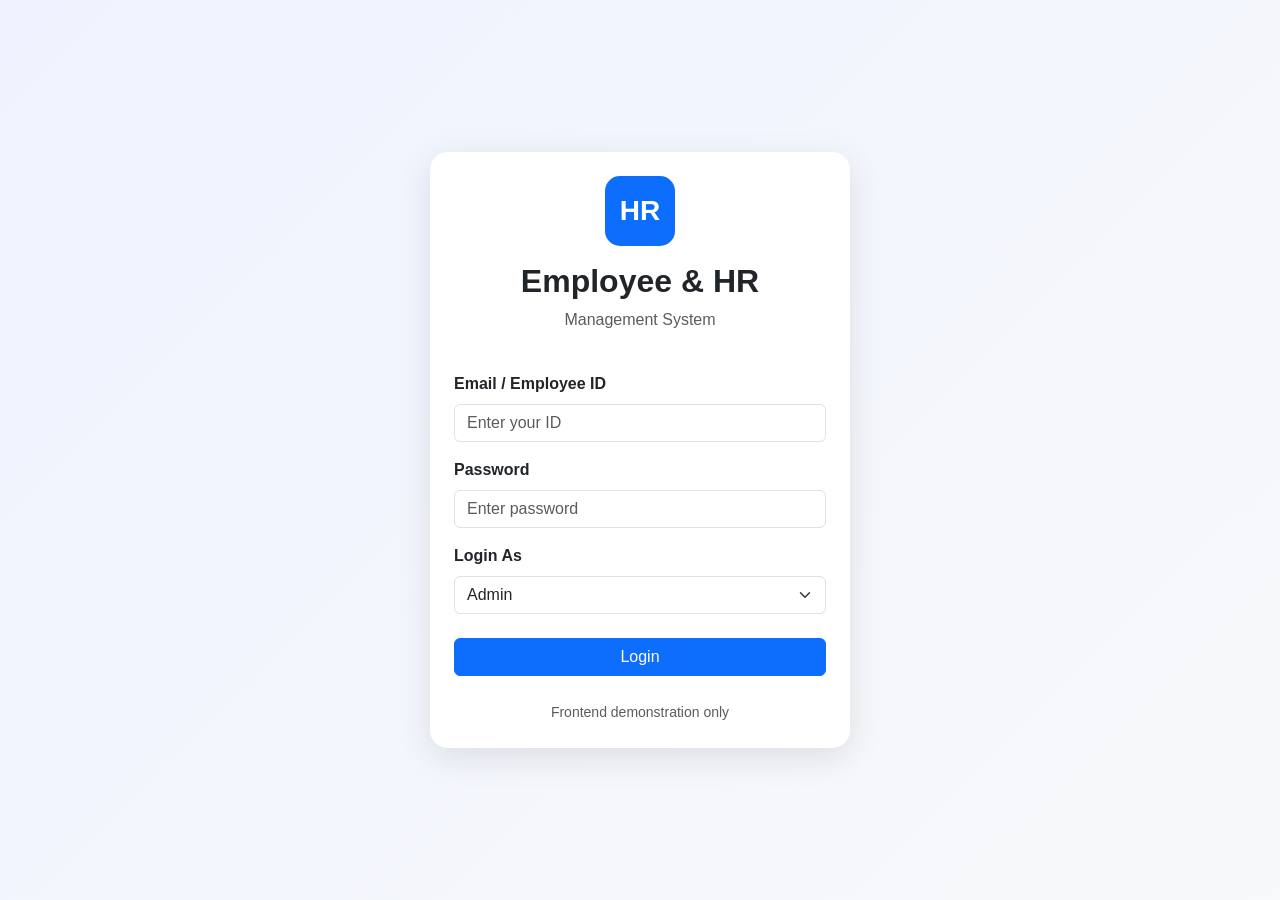
<file: index.html>
<!DOCTYPE html>
<html lang="en">

<head>

    <meta charset="UTF-8">

    <meta name="viewport"
          content="width=device-width, initial-scale=1.0">

    <title>Login - Employee & HR Management</title>

    <!-- Bootstrap CSS -->
    <link
        href="https://cdn.jsdelivr.net/npm/bootstrap@5.3.3/dist/css/bootstrap.min.css"
        rel="stylesheet">

    <!-- Custom CSS -->
    <link rel="stylesheet" href="css/style.css">

</head>

<body>

<div class="login-page d-flex align-items-center justify-content-center p-3">

    <div class="card login-card p-4">

        <div class="text-center mb-4">

            <div class="login-logo mb-3">
                HR
            </div>

            <h2 class="fw-bold">
                Employee & HR
            </h2>

            <p class="text-muted">
                Management System
            </p>

        </div>


        <form action="admin-dashboard.html">

            <div class="mb-3">

                <label class="form-label">
                    Email / Employee ID
                </label>

                <input
                    type="text"
                    class="form-control"
                    placeholder="Enter your ID">

            </div>


            <div class="mb-3">

                <label class="form-label">
                    Password
                </label>

                <input
                    type="password"
                    class="form-control"
                    placeholder="Enter password">

            </div>


            <div class="mb-4">

                <label class="form-label">
                    Login As
                </label>

                <select class="form-select">

                    <option>Admin</option>

                    <option>HR</option>

                    <option>Employee</option>

                </select>

            </div>


            <button
                type="submit"
                class="btn btn-primary w-100">

                Login

            </button>

        </form>


        <div class="text-center mt-4">

            <small class="text-muted">

                Frontend demonstration only

            </small>

        </div>

    </div>

</div>

</body>

</html>
</file>
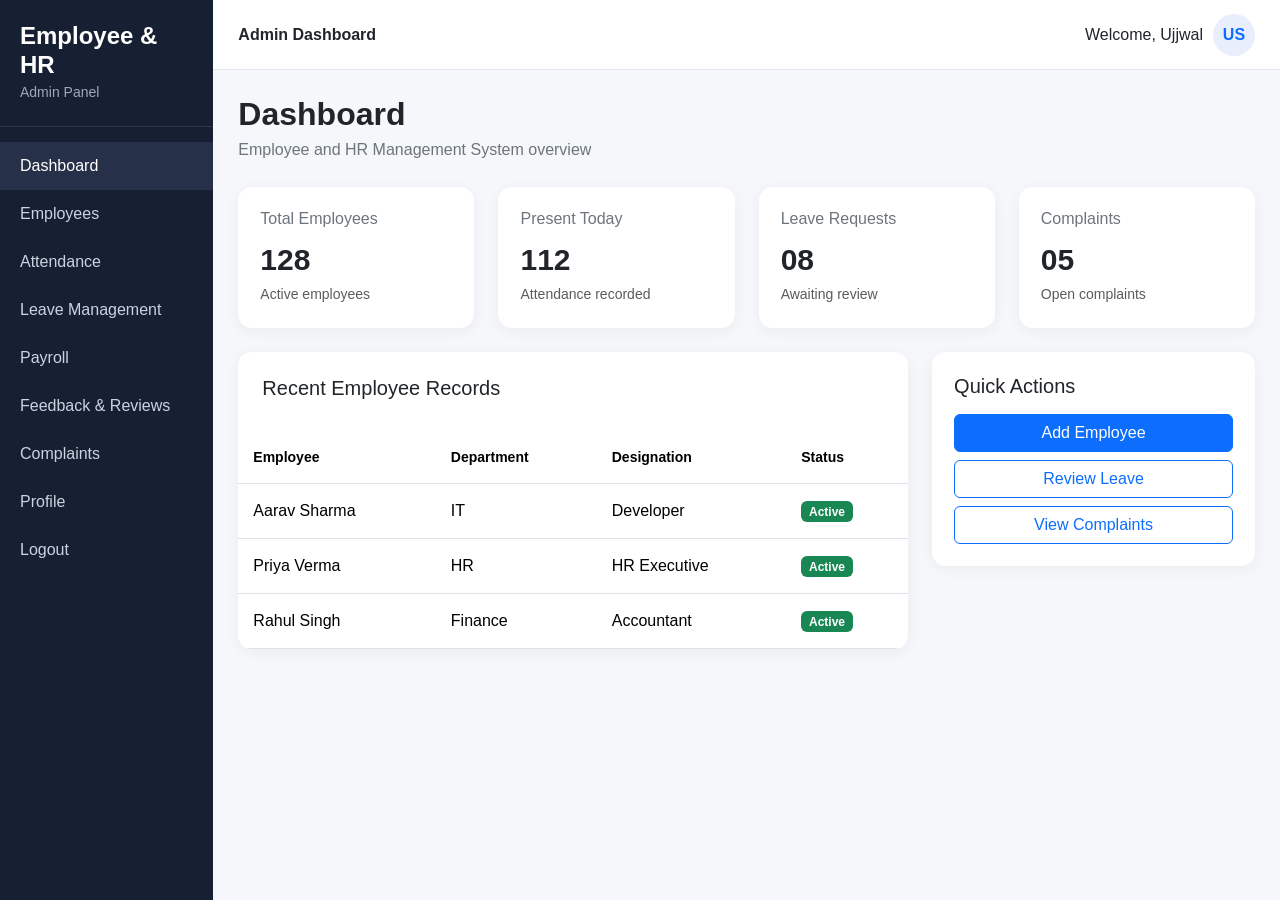
<file: admin-dashboard.html>
<!DOCTYPE html>
<html lang="en">

<head>

<meta charset="UTF-8">

<meta name="viewport"
      content="width=device-width, initial-scale=1.0">

<title>Admin Dashboard</title>

<link
href="https://cdn.jsdelivr.net/npm/bootstrap@5.3.3/dist/css/bootstrap.min.css"
rel="stylesheet">

<link rel="stylesheet" href="css/style.css">

</head>

<body>

<div class="container-fluid">

<div class="row">

<!-- SIDEBAR -->

<div class="col-md-3 col-lg-2 p-0 sidebar">

    <div class="sidebar-brand">

        <h4>Employee & HR</h4>

        <small>Admin Panel</small>

    </div>


    <div class="sidebar-menu">

        <a href="admin-dashboard.html"
           class="active">
            Dashboard
        </a>

        <a href="employees.html">
            Employees
        </a>

        <a href="attendance.html">
            Attendance
        </a>

        <a href="leave.html">
            Leave Management
        </a>

        <a href="payroll.html">
            Payroll
        </a>

        <a href="feedback.html">
            Feedback & Reviews
        </a>

        <a href="complaints.html">
            Complaints
        </a>

        <a href="profile.html">
            Profile
        </a>

        <a href="index.html">
            Logout
        </a>

    </div>

</div>


<!-- MAIN -->

<div class="col-md-9 col-lg-10 p-0">

    <div class="topbar">

        <strong>
            Admin Dashboard
        </strong>

        <div class="user-info">

            <span>
                Welcome, Ujjwal
            </span>

            <div class="avatar">
                US
            </div>

        </div>

    </div>


    <div class="main-content">

        <h2 class="page-title">
            Dashboard
        </h2>

        <p class="page-subtitle">
            Employee and HR Management System overview
        </p>


        <!-- STAT CARDS -->

        <div class="row g-4 mb-4">

            <div class="col-sm-6 col-xl-3">

                <div class="dashboard-card">

                    <h6>
                        Total Employees
                    </h6>

                    <div class="dashboard-number">
                        128
                    </div>

                    <small class="text-muted">
                        Active employees
                    </small>

                </div>

            </div>


            <div class="col-sm-6 col-xl-3">

                <div class="dashboard-card">

                    <h6>
                        Present Today
                    </h6>

                    <div class="dashboard-number">
                        112
                    </div>

                    <small class="text-muted">
                        Attendance recorded
                    </small>

                </div>

            </div>


            <div class="col-sm-6 col-xl-3">

                <div class="dashboard-card">

                    <h6>
                        Leave Requests
                    </h6>

                    <div class="dashboard-number">
                        08
                    </div>

                    <small class="text-muted">
                        Awaiting review
                    </small>

                </div>

            </div>


            <div class="col-sm-6 col-xl-3">

                <div class="dashboard-card">

                    <h6>
                        Complaints
                    </h6>

                    <div class="dashboard-number">
                        05
                    </div>

                    <small class="text-muted">
                        Open complaints
                    </small>

                </div>

            </div>

        </div>


        <!-- RECENT EMPLOYEES -->

        <div class="row g-4">

            <div class="col-lg-8">

                <div class="custom-table">

                    <div class="p-4">

                        <h5>
                            Recent Employee Records
                        </h5>

                    </div>

                    <div class="table-responsive">

                        <table class="table">

                            <thead>

                                <tr>

                                    <th>Employee</th>

                                    <th>Department</th>

                                    <th>Designation</th>

                                    <th>Status</th>

                                </tr>

                            </thead>

                            <tbody>

                                <tr>

                                    <td>
                                        Aarav Sharma
                                    </td>

                                    <td>
                                        IT
                                    </td>

                                    <td>
                                        Developer
                                    </td>

                                    <td>
                                        <span class="badge bg-success">
                                            Active
                                        </span>
                                    </td>

                                </tr>


                                <tr>

                                    <td>
                                        Priya Verma
                                    </td>

                                    <td>
                                        HR
                                    </td>

                                    <td>
                                        HR Executive
                                    </td>

                                    <td>
                                        <span class="badge bg-success">
                                            Active
                                        </span>
                                    </td>

                                </tr>


                                <tr>

                                    <td>
                                        Rahul Singh
                                    </td>

                                    <td>
                                        Finance
                                    </td>

                                    <td>
                                        Accountant
                                    </td>

                                    <td>
                                        <span class="badge bg-success">
                                            Active
                                        </span>
                                    </td>

                                </tr>

                            </tbody>

                        </table>

                    </div>

                </div>

            </div>


            <!-- QUICK ACTIONS -->

            <div class="col-lg-4">

                <div class="dashboard-card">

                    <h5>
                        Quick Actions
                    </h5>

                    <div class="d-grid gap-2 mt-3">

                        <a
                        href="employees.html"
                        class="btn btn-primary">

                            Add Employee

                        </a>


                        <a
                        href="leave.html"
                        class="btn btn-outline-primary">

                            Review Leave

                        </a>


                        <a
                        href="complaints.html"
                        class="btn btn-outline-primary">

                            View Complaints

                        </a>

                    </div>

                </div>

            </div>

        </div>

    </div>

</div>

</div>

</div>

</body>

</html>
</file>
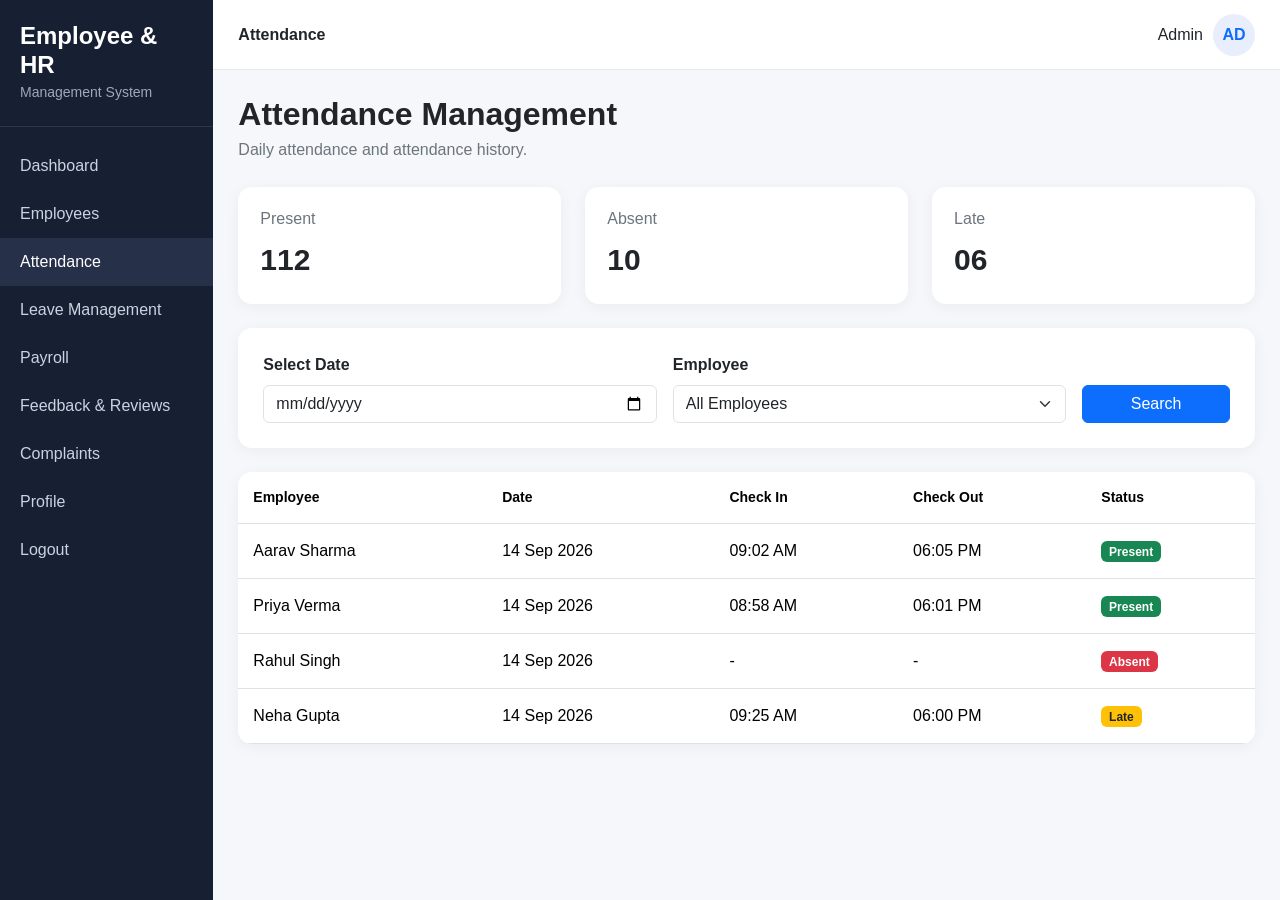
<file: attendance.html>
<!DOCTYPE html>
<html lang="en">

<head>

<meta charset="UTF-8">

<meta name="viewport"
content="width=device-width, initial-scale=1.0">

<title>Attendance Management</title>

<link
href="https://cdn.jsdelivr.net/npm/bootstrap@5.3.3/dist/css/bootstrap.min.css"
rel="stylesheet">

<link rel="stylesheet"
href="css/style.css">

</head>

<body>

<div class="container-fluid">

<div class="row">

<div class="col-md-3 col-lg-2 p-0 sidebar">

<div class="sidebar-brand">

<h4>Employee & HR</h4>

<small>Management System</small>

</div>

<div class="sidebar-menu">

<a href="admin-dashboard.html">
Dashboard
</a>

<a href="employees.html">
Employees
</a>

<a href="attendance.html"
class="active">
Attendance
</a>

<a href="leave.html">
Leave Management
</a>

<a href="payroll.html">
Payroll
</a>

<a href="feedback.html">
Feedback & Reviews
</a>

<a href="complaints.html">
Complaints
</a>

<a href="profile.html">
Profile
</a>

<a href="index.html">
Logout
</a>

</div>

</div>


<div class="col-md-9 col-lg-10 p-0">

<div class="topbar">

<strong>
Attendance
</strong>

<div class="user-info">

<span>
Admin
</span>

<div class="avatar">
AD
</div>

</div>

</div>


<div class="main-content">

<h2 class="page-title">
Attendance Management
</h2>

<p class="page-subtitle">
Daily attendance and attendance history.
</p>


<div class="row g-4 mb-4">

<div class="col-md-4">

<div class="dashboard-card">

<h6>
Present
</h6>

<div class="dashboard-number">
112
</div>

</div>

</div>


<div class="col-md-4">

<div class="dashboard-card">

<h6>
Absent
</h6>

<div class="dashboard-number">
10
</div>

</div>

</div>


<div class="col-md-4">

<div class="dashboard-card">

<h6>
Late
</h6>

<div class="dashboard-number">
06
</div>

</div>

</div>

</div>


<div class="form-card mb-4">

<div class="row g-3">

<div class="col-md-5">

<label class="form-label">
Select Date
</label>

<input
type="date"
class="form-control">

</div>


<div class="col-md-5">

<label class="form-label">
Employee
</label>

<select class="form-select">

<option>
All Employees
</option>

<option>
Aarav Sharma
</option>

<option>
Priya Verma
</option>

<option>
Rahul Singh
</option>

</select>

</div>


<div class="col-md-2 d-flex align-items-end">

<button class="btn btn-primary w-100">
Search
</button>

</div>

</div>

</div>


<div class="custom-table">

<div class="table-responsive">

<table class="table">

<thead>

<tr>

<th>Employee</th>

<th>Date</th>

<th>Check In</th>

<th>Check Out</th>

<th>Status</th>

</tr>

</thead>

<tbody>

<tr>

<td>Aarav Sharma</td>

<td>14 Sep 2026</td>

<td>09:02 AM</td>

<td>06:05 PM</td>

<td>
<span class="badge bg-success">
Present
</span>
</td>

</tr>


<tr>

<td>Priya Verma</td>

<td>14 Sep 2026</td>

<td>08:58 AM</td>

<td>06:01 PM</td>

<td>
<span class="badge bg-success">
Present
</span>
</td>

</tr>


<tr>

<td>Rahul Singh</td>

<td>14 Sep 2026</td>

<td>-</td>

<td>-</td>

<td>
<span class="badge bg-danger">
Absent
</span>
</td>

</tr>


<tr>

<td>Neha Gupta</td>

<td>14 Sep 2026</td>

<td>09:25 AM</td>

<td>06:00 PM</td>

<td>
<span class="badge bg-warning text-dark">
Late
</span>
</td>

</tr>

</tbody>

</table>

</div>

</div>

</div>

</div>

</div>

</div>

</body>

</html>
</file>
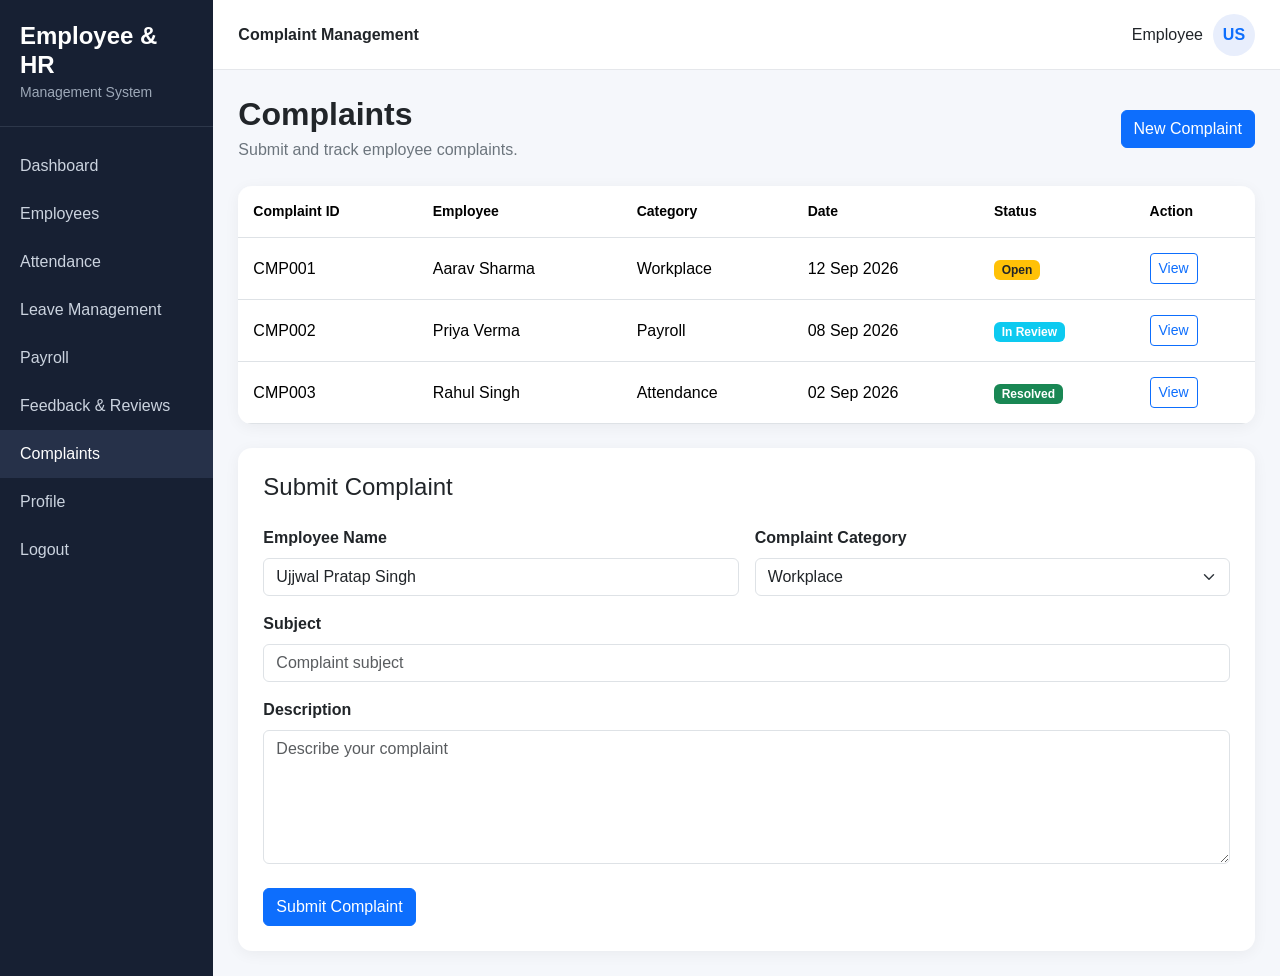
<file: complaints.html>
<!DOCTYPE html>
<html lang="en">

<head>

<meta charset="UTF-8">

<meta name="viewport"
content="width=device-width, initial-scale=1.0">

<title>Complaint Management</title>

<link
href="https://cdn.jsdelivr.net/npm/bootstrap@5.3.3/dist/css/bootstrap.min.css"
rel="stylesheet">

<link rel="stylesheet"
href="css/style.css">

</head>

<body>

<div class="container-fluid">

<div class="row">

<div class="col-md-3 col-lg-2 p-0 sidebar">

<div class="sidebar-brand">

<h4>Employee & HR</h4>

<small>Management System</small>

</div>

<div class="sidebar-menu">

<a href="admin-dashboard.html">
Dashboard
</a>

<a href="employees.html">
Employees
</a>

<a href="attendance.html">
Attendance
</a>

<a href="leave.html">
Leave Management
</a>

<a href="payroll.html">
Payroll
</a>

<a href="feedback.html">
Feedback & Reviews
</a>

<a href="complaints.html"
class="active">
Complaints
</a>

<a href="profile.html">
Profile
</a>

<a href="index.html">
Logout
</a>

</div>

</div>


<div class="col-md-9 col-lg-10 p-0">

<div class="topbar">

<strong>
Complaint Management
</strong>

<div class="user-info">

<span>
Employee
</span>

<div class="avatar">
US
</div>

</div>

</div>


<div class="main-content">

<div class="d-flex justify-content-between align-items-center mb-4">

<div>

<h2 class="page-title">
Complaints
</h2>

<p class="page-subtitle mb-0">
Submit and track employee complaints.
</p>

</div>

<a href="#complaintForm"
class="btn btn-primary">

New Complaint

</a>

</div>


<div class="custom-table">

<div class="table-responsive">

<table class="table">

<thead>

<tr>

<th>Complaint ID</th>

<th>Employee</th>

<th>Category</th>

<th>Date</th>

<th>Status</th>

<th>Action</th>

</tr>

</thead>


<tbody>

<tr>

<td>
CMP001
</td>

<td>
Aarav Sharma
</td>

<td>
Workplace
</td>

<td>
12 Sep 2026
</td>

<td>

<span class="badge bg-warning text-dark">
Open
</span>

</td>

<td>

<a href="#complaintDetails"
class="btn btn-sm btn-outline-primary">

View

</a>

</td>

</tr>


<tr>

<td>
CMP002
</td>

<td>
Priya Verma
</td>

<td>
Payroll
</td>

<td>
08 Sep 2026
</td>

<td>

<span class="badge bg-info">
In Review
</span>

</td>

<td>

<a href="#complaintDetails"
class="btn btn-sm btn-outline-primary">

View

</a>

</td>

</tr>


<tr>

<td>
CMP003
</td>

<td>
Rahul Singh
</td>

<td>
Attendance
</td>

<td>
02 Sep 2026
</td>

<td>

<span class="badge bg-success">
Resolved
</span>

</td>

<td>

<a href="#complaintDetails"
class="btn btn-sm btn-outline-primary">

View

</a>

</td>

</tr>

</tbody>

</table>

</div>

</div>


<!-- COMPLAINT FORM -->

<div class="form-card mt-4"
id="complaintForm">

<h4>
Submit Complaint
</h4>

<form>

<div class="row g-3 mt-1">

<div class="col-md-6">

<label class="form-label">
Employee Name
</label>

<input
type="text"
class="form-control"
value="Ujjwal Pratap Singh">

</div>


<div class="col-md-6">

<label class="form-label">
Complaint Category
</label>

<select class="form-select">

<option>
Workplace
</option>

<option>
Payroll
</option>

<option>
Attendance
</option>

<option>
Leave
</option>

<option>
Other
</option>

</select>

</div>


<div class="col-12">

<label class="form-label">
Subject
</label>

<input
type="text"
class="form-control"
placeholder="Complaint subject">

</div>


<div class="col-12">

<label class="form-label">
Description
</label>

<textarea
class="form-control"
rows="5"
placeholder="Describe your complaint">
</textarea>

</div>

</div>


<button
class="btn btn-primary mt-4">

Submit Complaint

</button>

</form>

</div>

</div>

</div>

</div>

</div>

</body>

</html>
</file>
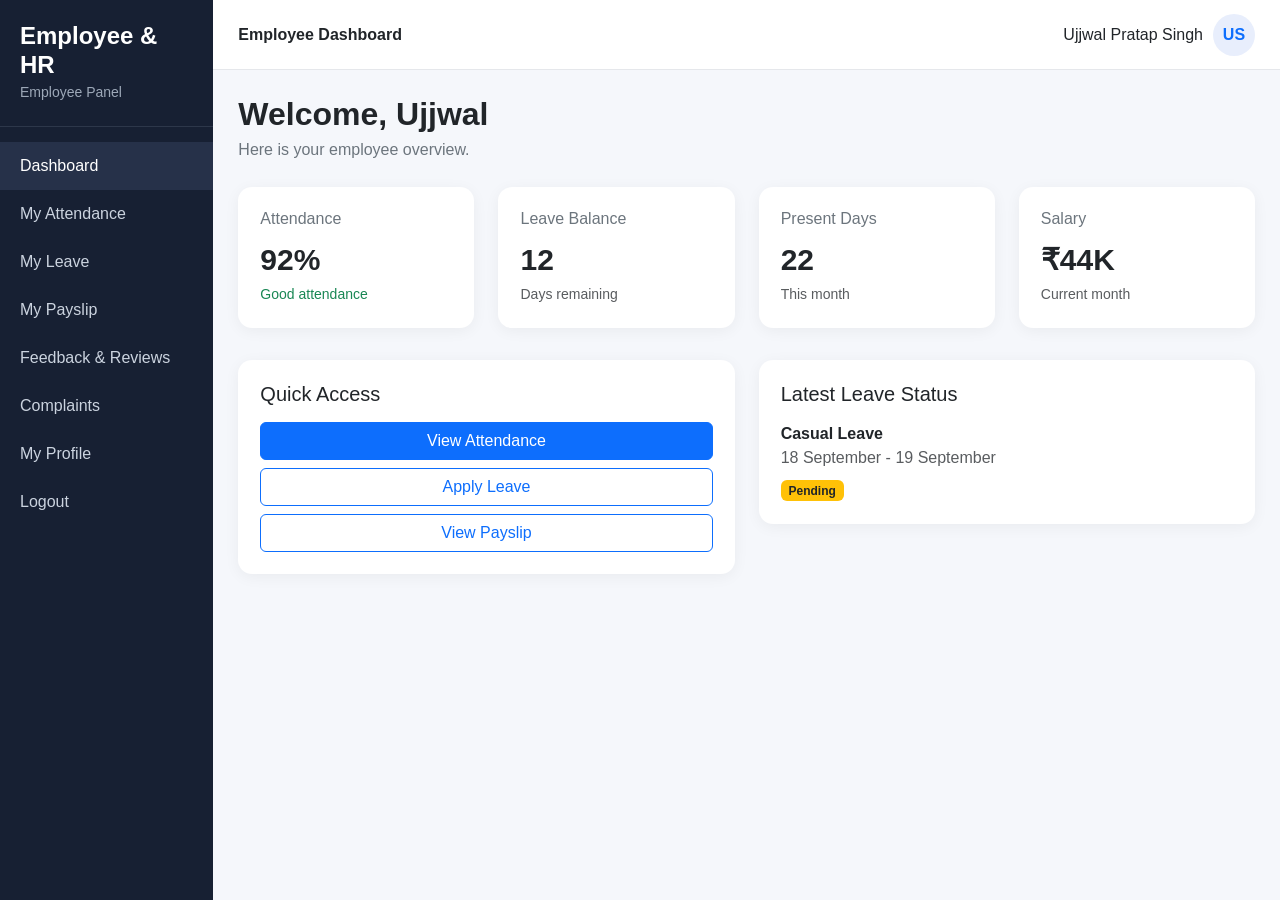
<file: employee-dashboard.html>
<!DOCTYPE html>
<html lang="en">

<head>

<meta charset="UTF-8">

<meta name="viewport" content="width=device-width, initial-scale=1.0">

<title>Employee Dashboard</title>

<link
href="https://cdn.jsdelivr.net/npm/bootstrap@5.3.3/dist/css/bootstrap.min.css"
rel="stylesheet">

<link rel="stylesheet" href="css/style.css">

</head>

<body>

<div class="container-fluid">

<div class="row">

<div class="col-md-3 col-lg-2 p-0 sidebar">

<div class="sidebar-brand">

<h4>Employee & HR</h4>

<small>Employee Panel</small>

</div>

<div class="sidebar-menu">

<a href="employee-dashboard.html"
class="active">
Dashboard
</a>

<a href="attendance.html">
My Attendance
</a>

<a href="leave.html">
My Leave
</a>

<a href="payroll.html">
My Payslip
</a>

<a href="feedback.html">
Feedback & Reviews
</a>

<a href="complaints.html">
Complaints
</a>

<a href="profile.html">
My Profile
</a>

<a href="index.html">
Logout
</a>

</div>

</div>


<div class="col-md-9 col-lg-10 p-0">

<div class="topbar">

<strong>
Employee Dashboard
</strong>

<div class="user-info">

<span>
Ujjwal Pratap Singh
</span>

<div class="avatar">
US
</div>

</div>

</div>


<div class="main-content">

<h2 class="page-title">
Welcome, Ujjwal
</h2>

<p class="page-subtitle">
Here is your employee overview.
</p>


<div class="row g-4">

<div class="col-sm-6 col-xl-3">

<div class="dashboard-card">

<h6>Attendance</h6>

<div class="dashboard-number">
92%
</div>

<small class="text-success">
Good attendance
</small>

</div>

</div>


<div class="col-sm-6 col-xl-3">

<div class="dashboard-card">

<h6>Leave Balance</h6>

<div class="dashboard-number">
12
</div>

<small class="text-muted">
Days remaining
</small>

</div>

</div>


<div class="col-sm-6 col-xl-3">

<div class="dashboard-card">

<h6>Present Days</h6>

<div class="dashboard-number">
22
</div>

<small class="text-muted">
This month
</small>

</div>

</div>


<div class="col-sm-6 col-xl-3">

<div class="dashboard-card">

<h6>Salary</h6>

<div class="dashboard-number">
₹44K
</div>

<small class="text-muted">
Current month
</small>

</div>

</div>

</div>


<div class="row g-4 mt-2">

<div class="col-lg-6">

<div class="dashboard-card">

<h5>
Quick Access
</h5>

<div class="d-grid gap-2 mt-3">

<a href="attendance.html"
class="btn btn-primary">

View Attendance

</a>

<a href="leave.html"
class="btn btn-outline-primary">

Apply Leave

</a>

<a href="payroll.html"
class="btn btn-outline-primary">

View Payslip

</a>

</div>

</div>

</div>


<div class="col-lg-6">

<div class="dashboard-card">

<h5>
Latest Leave Status
</h5>

<div class="mt-3">

<strong>
Casual Leave
</strong>

<p class="text-muted mb-2">
18 September - 19 September
</p>

<span class="badge bg-warning text-dark">
Pending
</span>

</div>

</div>

</div>

</div>

</div>

</div>

</div>

</div>

</body>

</html>
</file>
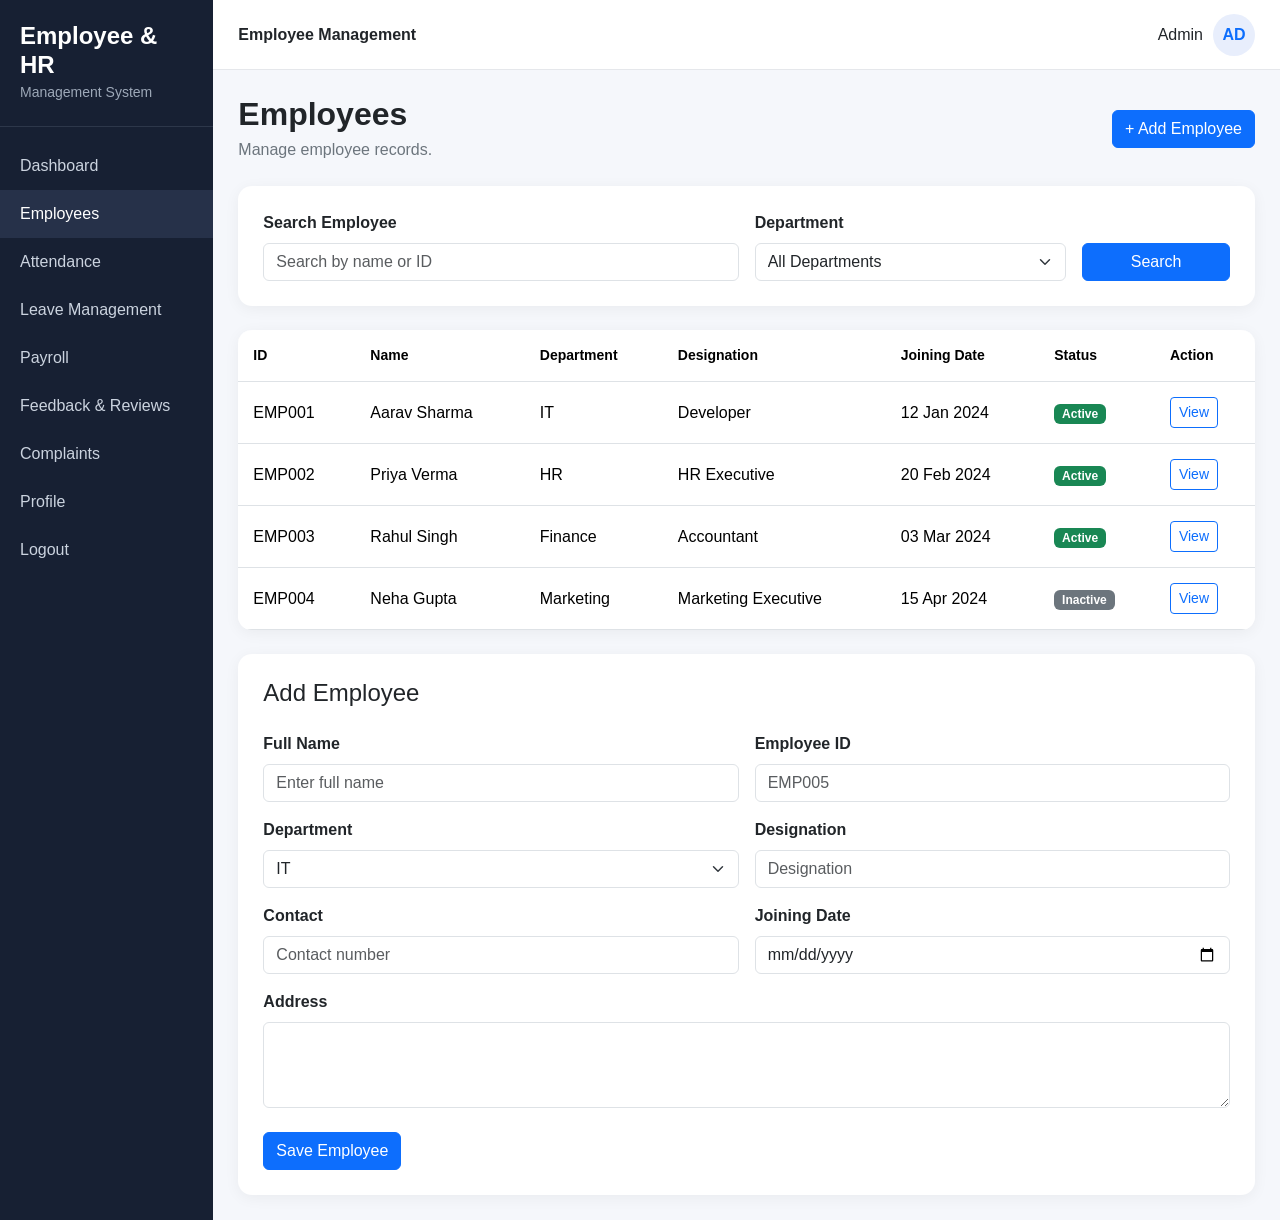
<file: employees.html>
<!DOCTYPE html>
<html lang="en">

<head>

<meta charset="UTF-8">

<meta name="viewport" content="width=device-width, initial-scale=1.0">

<title>Employee Management</title>

<link
href="https://cdn.jsdelivr.net/npm/bootstrap@5.3.3/dist/css/bootstrap.min.css"
rel="stylesheet">

<link rel="stylesheet" href="css/style.css">

</head>

<body>

<div class="container-fluid">

<div class="row">

<div class="col-md-3 col-lg-2 p-0 sidebar">

<div class="sidebar-brand">

<h4>Employee & HR</h4>

<small>Management System</small>

</div>

<div class="sidebar-menu">

<a href="admin-dashboard.html">
Dashboard
</a>

<a href="employees.html" class="active">
Employees
</a>

<a href="attendance.html">
Attendance
</a>

<a href="leave.html">
Leave Management
</a>

<a href="payroll.html">
Payroll
</a>

<a href="feedback.html">
Feedback & Reviews
</a>

<a href="complaints.html">
Complaints
</a>

<a href="profile.html">
Profile
</a>

<a href="index.html">
Logout
</a>

</div>

</div>


<div class="col-md-9 col-lg-10 p-0">

<div class="topbar">

<strong>
Employee Management
</strong>

<div class="user-info">

<span>
Admin
</span>

<div class="avatar">
AD
</div>

</div>

</div>


<div class="main-content">

<div class="d-flex justify-content-between align-items-center mb-4">

<div>

<h2 class="page-title">
Employees
</h2>

<p class="page-subtitle mb-0">
Manage employee records.
</p>

</div>

<a href="#addEmployee"
class="btn btn-primary">

+ Add Employee

</a>

</div>


<div class="form-card mb-4">

<div class="row g-3">

<div class="col-md-6">

<label class="form-label">
Search Employee
</label>

<input
type="text"
class="form-control"
placeholder="Search by name or ID">

</div>


<div class="col-md-4">

<label class="form-label">
Department
</label>

<select class="form-select">

<option>
All Departments
</option>

<option>
IT
</option>

<option>
HR
</option>

<option>
Finance
</option>

</select>

</div>


<div class="col-md-2 d-flex align-items-end">

<button class="btn btn-primary w-100">
Search
</button>

</div>

</div>

</div>


<div class="custom-table">

<div class="table-responsive">

<table class="table">

<thead>

<tr>

<th>ID</th>

<th>Name</th>

<th>Department</th>

<th>Designation</th>

<th>Joining Date</th>

<th>Status</th>

<th>Action</th>

</tr>

</thead>


<tbody>

<tr>

<td>
EMP001
</td>

<td>
Aarav Sharma
</td>

<td>
IT
</td>

<td>
Developer
</td>

<td>
12 Jan 2024
</td>

<td>
<span class="badge bg-success">
Active
</span>
</td>

<td>
<a href="#employeeDetails"
class="btn btn-sm btn-outline-primary">

View

</a>
</td>

</tr>


<tr>

<td>
EMP002
</td>

<td>
Priya Verma
</td>

<td>
HR
</td>

<td>
HR Executive
</td>

<td>
20 Feb 2024
</td>

<td>
<span class="badge bg-success">
Active
</span>
</td>

<td>
<a href="#employeeDetails"
class="btn btn-sm btn-outline-primary">

View

</a>
</td>

</tr>


<tr>

<td>
EMP003
</td>

<td>
Rahul Singh
</td>

<td>
Finance
</td>

<td>
Accountant
</td>

<td>
03 Mar 2024
</td>

<td>
<span class="badge bg-success">
Active
</span>
</td>

<td>
<a href="#employeeDetails"
class="btn btn-sm btn-outline-primary">

View

</a>
</td>

</tr>


<tr>

<td>
EMP004
</td>

<td>
Neha Gupta
</td>

<td>
Marketing
</td>

<td>
Marketing Executive
</td>

<td>
15 Apr 2024
</td>

<td>
<span class="badge bg-secondary">
Inactive
</span>
</td>

<td>
<a href="#employeeDetails"
class="btn btn-sm btn-outline-primary">

View

</a>
</td>

</tr>

</tbody>

</table>

</div>

</div>


<!-- ADD EMPLOYEE -->

<div class="form-card mt-4"
id="addEmployee">

<h4 class="mb-4">
Add Employee
</h4>

<form>

<div class="row g-3">

<div class="col-md-6">

<label class="form-label">
Full Name
</label>

<input
type="text"
class="form-control"
placeholder="Enter full name">

</div>


<div class="col-md-6">

<label class="form-label">
Employee ID
</label>

<input
type="text"
class="form-control"
placeholder="EMP005">

</div>


<div class="col-md-6">

<label class="form-label">
Department
</label>

<select class="form-select">

<option>IT</option>

<option>HR</option>

<option>Finance</option>

<option>Marketing</option>

</select>

</div>


<div class="col-md-6">

<label class="form-label">
Designation
</label>

<input
type="text"
class="form-control"
placeholder="Designation">

</div>


<div class="col-md-6">

<label class="form-label">
Contact
</label>

<input
type="text"
class="form-control"
placeholder="Contact number">

</div>


<div class="col-md-6">

<label class="form-label">
Joining Date
</label>

<input
type="date"
class="form-control">

</div>


<div class="col-12">

<label class="form-label">
Address
</label>

<textarea
class="form-control"
rows="3"></textarea>

</div>

</div>


<button
type="submit"
class="btn btn-primary mt-4">

Save Employee

</button>

</form>

</div>

</div>

</div>

</div>

</div>

</body>

</html>
</file>
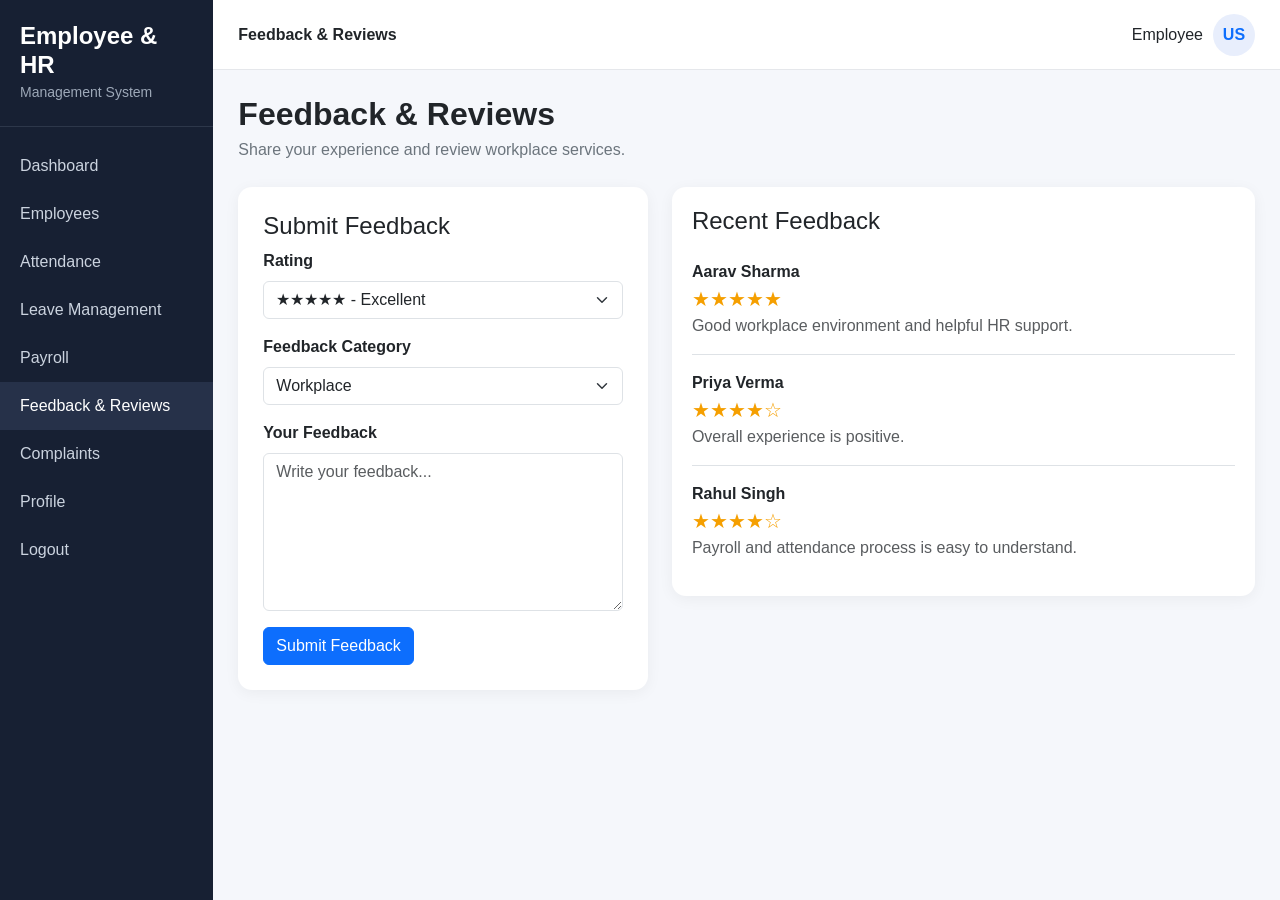
<file: feedback.html>
<!DOCTYPE html>
<html lang="en">

<head>

<meta charset="UTF-8">

<meta name="viewport"
content="width=device-width, initial-scale=1.0">

<title>Feedback & Reviews</title>

<link
href="https://cdn.jsdelivr.net/npm/bootstrap@5.3.3/dist/css/bootstrap.min.css"
rel="stylesheet">

<link rel="stylesheet"
href="css/style.css">

</head>

<body>

<div class="container-fluid">

<div class="row">

<div class="col-md-3 col-lg-2 p-0 sidebar">

<div class="sidebar-brand">

<h4>Employee & HR</h4>

<small>Management System</small>

</div>

<div class="sidebar-menu">

<a href="admin-dashboard.html">
Dashboard
</a>

<a href="employees.html">
Employees
</a>

<a href="attendance.html">
Attendance
</a>

<a href="leave.html">
Leave Management
</a>

<a href="payroll.html">
Payroll
</a>

<a href="feedback.html"
class="active">
Feedback & Reviews
</a>

<a href="complaints.html">
Complaints
</a>

<a href="profile.html">
Profile
</a>

<a href="index.html">
Logout
</a>

</div>

</div>


<div class="col-md-9 col-lg-10 p-0">

<div class="topbar">

<strong>
Feedback & Reviews
</strong>

<div class="user-info">

<span>
Employee
</span>

<div class="avatar">
US
</div>

</div>

</div>


<div class="main-content">

<h2 class="page-title">
Feedback & Reviews
</h2>

<p class="page-subtitle">
Share your experience and review workplace services.
</p>


<div class="row g-4">


<!-- FEEDBACK FORM -->

<div class="col-lg-5">

<div class="form-card">

<h4>
Submit Feedback
</h4>

<form>

<div class="mb-3">

<label class="form-label">
Rating
</label>

<select class="form-select">

<option>
★★★★★ - Excellent
</option>

<option>
★★★★☆ - Good
</option>

<option>
★★★☆☆ - Average
</option>

<option>
★★☆☆☆ - Poor
</option>

</select>

</div>


<div class="mb-3">

<label class="form-label">
Feedback Category
</label>

<select class="form-select">

<option>
Workplace
</option>

<option>
HR Support
</option>

<option>
Management
</option>

<option>
Payroll
</option>

<option>
Attendance
</option>

</select>

</div>


<div class="mb-3">

<label class="form-label">
Your Feedback
</label>

<textarea
class="form-control"
rows="6"
placeholder="Write your feedback...">
</textarea>

</div>


<button
class="btn btn-primary">

Submit Feedback

</button>

</form>

</div>

</div>


<!-- REVIEWS -->

<div class="col-lg-7">

<div class="feedback-card">

<h4>
Recent Feedback
</h4>


<div class="border-bottom py-3">

<strong>
Aarav Sharma
</strong>

<div class="rating">
★★★★★
</div>

<p class="text-muted mb-0">
Good workplace environment and helpful HR support.
</p>

</div>


<div class="border-bottom py-3">

<strong>
Priya Verma
</strong>

<div class="rating">
★★★★☆
</div>

<p class="text-muted mb-0">
Overall experience is positive.
</p>

</div>


<div class="py-3">

<strong>
Rahul Singh
</strong>

<div class="rating">
★★★★☆
</div>

<p class="text-muted mb-0">
Payroll and attendance process is easy to understand.
</p>

</div>

</div>

</div>

</div>

</div>

</div>

</div>

</body>

</html>
</file>
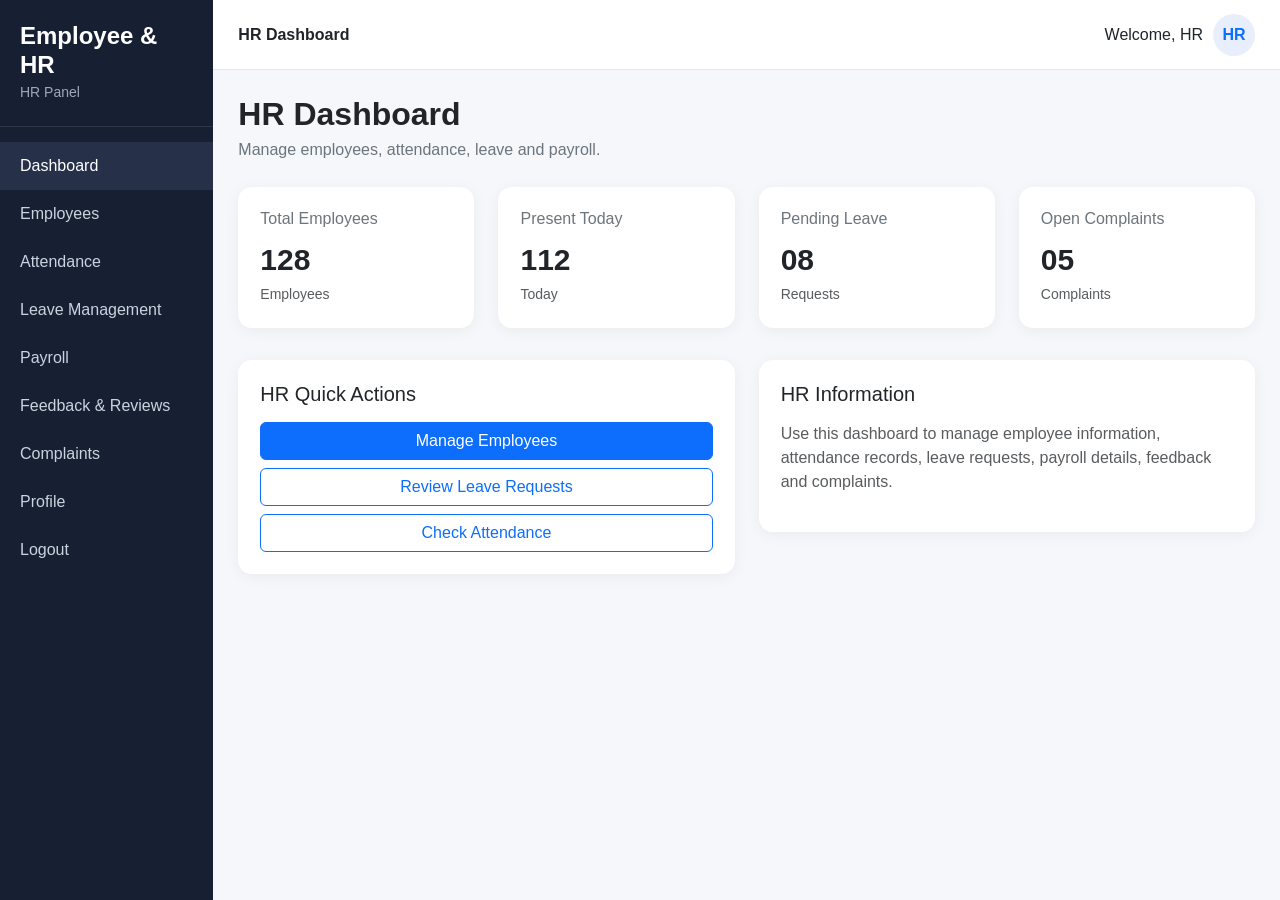
<file: hr-dashboard.html>
<!DOCTYPE html>
<html lang="en">

<head>

<meta charset="UTF-8">

<meta name="viewport" content="width=device-width, initial-scale=1.0">

<title>HR Dashboard</title>

<link
href="https://cdn.jsdelivr.net/npm/bootstrap@5.3.3/dist/css/bootstrap.min.css"
rel="stylesheet">

<link rel="stylesheet" href="css/style.css">

</head>

<body>

<div class="container-fluid">

<div class="row">

<div class="col-md-3 col-lg-2 p-0 sidebar">

<div class="sidebar-brand">

<h4>Employee & HR</h4>

<small>HR Panel</small>

</div>

<div class="sidebar-menu">

<a href="hr-dashboard.html" class="active">
Dashboard
</a>

<a href="employees.html">
Employees
</a>

<a href="attendance.html">
Attendance
</a>

<a href="leave.html">
Leave Management
</a>

<a href="payroll.html">
Payroll
</a>

<a href="feedback.html">
Feedback & Reviews
</a>

<a href="complaints.html">
Complaints
</a>

<a href="profile.html">
Profile
</a>

<a href="index.html">
Logout
</a>

</div>

</div>


<div class="col-md-9 col-lg-10 p-0">

<div class="topbar">

<strong>
HR Dashboard
</strong>

<div class="user-info">

<span>
Welcome, HR
</span>

<div class="avatar">
HR
</div>

</div>

</div>


<div class="main-content">

<h2 class="page-title">
HR Dashboard
</h2>

<p class="page-subtitle">
Manage employees, attendance, leave and payroll.
</p>


<div class="row g-4">

<div class="col-sm-6 col-xl-3">

<div class="dashboard-card">

<h6>Total Employees</h6>

<div class="dashboard-number">
128
</div>

<small class="text-muted">
Employees
</small>

</div>

</div>


<div class="col-sm-6 col-xl-3">

<div class="dashboard-card">

<h6>Present Today</h6>

<div class="dashboard-number">
112
</div>

<small class="text-muted">
Today
</small>

</div>

</div>


<div class="col-sm-6 col-xl-3">

<div class="dashboard-card">

<h6>Pending Leave</h6>

<div class="dashboard-number">
08
</div>

<small class="text-muted">
Requests
</small>

</div>

</div>


<div class="col-sm-6 col-xl-3">

<div class="dashboard-card">

<h6>Open Complaints</h6>

<div class="dashboard-number">
05
</div>

<small class="text-muted">
Complaints
</small>

</div>

</div>

</div>


<div class="row g-4 mt-2">

<div class="col-lg-6">

<div class="dashboard-card">

<h5>
HR Quick Actions
</h5>

<div class="d-grid gap-2 mt-3">

<a href="employees.html"
class="btn btn-primary">

Manage Employees

</a>

<a href="leave.html"
class="btn btn-outline-primary">

Review Leave Requests

</a>

<a href="attendance.html"
class="btn btn-outline-primary">

Check Attendance

</a>

</div>

</div>

</div>


<div class="col-lg-6">

<div class="dashboard-card">

<h5>
HR Information
</h5>

<p class="text-muted mt-3">
Use this dashboard to manage employee information,
attendance records, leave requests, payroll details,
feedback and complaints.
</p>

</div>

</div>

</div>

</div>

</div>

</div>

</div>

</body>

</html>
</file>
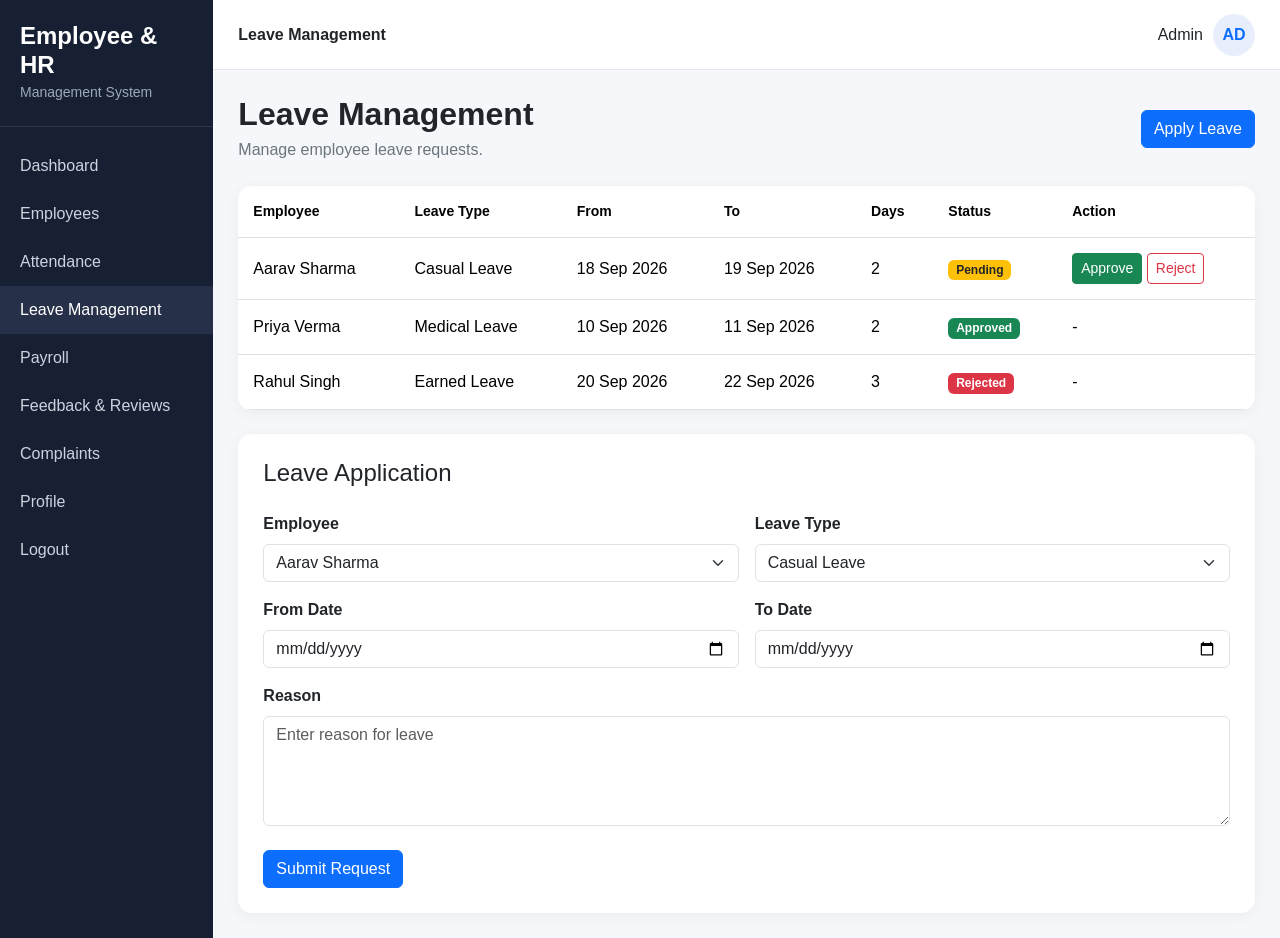
<file: leave.html>
<!DOCTYPE html>
<html lang="en">

<head>

<meta charset="UTF-8">

<meta name="viewport"
content="width=device-width, initial-scale=1.0">

<title>Leave Management</title>

<link
href="https://cdn.jsdelivr.net/npm/bootstrap@5.3.3/dist/css/bootstrap.min.css"
rel="stylesheet">

<link rel="stylesheet"
href="css/style.css">

</head>

<body>

<div class="container-fluid">

<div class="row">

<div class="col-md-3 col-lg-2 p-0 sidebar">

<div class="sidebar-brand">

<h4>Employee & HR</h4>

<small>Management System</small>

</div>

<div class="sidebar-menu">

<a href="admin-dashboard.html">
Dashboard
</a>

<a href="employees.html">
Employees
</a>

<a href="attendance.html">
Attendance
</a>

<a href="leave.html"
class="active">
Leave Management
</a>

<a href="payroll.html">
Payroll
</a>

<a href="feedback.html">
Feedback & Reviews
</a>

<a href="complaints.html">
Complaints
</a>

<a href="profile.html">
Profile
</a>

<a href="index.html">
Logout
</a>

</div>

</div>


<div class="col-md-9 col-lg-10 p-0">

<div class="topbar">

<strong>
Leave Management
</strong>

<div class="user-info">

<span>
Admin
</span>

<div class="avatar">
AD
</div>

</div>

</div>


<div class="main-content">

<div class="d-flex justify-content-between align-items-center mb-4">

<div>

<h2 class="page-title">
Leave Management
</h2>

<p class="page-subtitle mb-0">
Manage employee leave requests.
</p>

</div>

<a href="#leaveForm"
class="btn btn-primary">

Apply Leave

</a>

</div>


<div class="custom-table">

<div class="table-responsive">

<table class="table">

<thead>

<tr>

<th>Employee</th>

<th>Leave Type</th>

<th>From</th>

<th>To</th>

<th>Days</th>

<th>Status</th>

<th>Action</th>

</tr>

</thead>


<tbody>

<tr>

<td>Aarav Sharma</td>

<td>Casual Leave</td>

<td>18 Sep 2026</td>

<td>19 Sep 2026</td>

<td>2</td>

<td>
<span class="badge bg-warning text-dark">
Pending
</span>
</td>

<td>

<a href="#"
class="btn btn-sm btn-success">

Approve

</a>

<a href="#"
class="btn btn-sm btn-outline-danger">

Reject

</a>

</td>

</tr>


<tr>

<td>Priya Verma</td>

<td>Medical Leave</td>

<td>10 Sep 2026</td>

<td>11 Sep 2026</td>

<td>2</td>

<td>
<span class="badge bg-success">
Approved
</span>
</td>

<td>-</td>

</tr>


<tr>

<td>Rahul Singh</td>

<td>Earned Leave</td>

<td>20 Sep 2026</td>

<td>22 Sep 2026</td>

<td>3</td>

<td>
<span class="badge bg-danger">
Rejected
</span>
</td>

<td>-</td>

</tr>

</tbody>

</table>

</div>

</div>


<!-- LEAVE FORM -->

<div class="form-card mt-4"
id="leaveForm">

<h4>
Leave Application
</h4>

<form>

<div class="row g-3 mt-1">

<div class="col-md-6">

<label class="form-label">
Employee
</label>

<select class="form-select">

<option>
Aarav Sharma
</option>

<option>
Priya Verma
</option>

</select>

</div>


<div class="col-md-6">

<label class="form-label">
Leave Type
</label>

<select class="form-select">

<option>
Casual Leave
</option>

<option>
Medical Leave
</option>

<option>
Earned Leave
</option>

</select>

</div>


<div class="col-md-6">

<label class="form-label">
From Date
</label>

<input
type="date"
class="form-control">

</div>


<div class="col-md-6">

<label class="form-label">
To Date
</label>

<input
type="date"
class="form-control">

</div>


<div class="col-12">

<label class="form-label">
Reason
</label>

<textarea
class="form-control"
rows="4"
placeholder="Enter reason for leave">
</textarea>

</div>

</div>


<button
class="btn btn-primary mt-4">

Submit Request

</button>

</form>

</div>

</div>

</div>

</div>

</div>

</body>

</html>
</file>
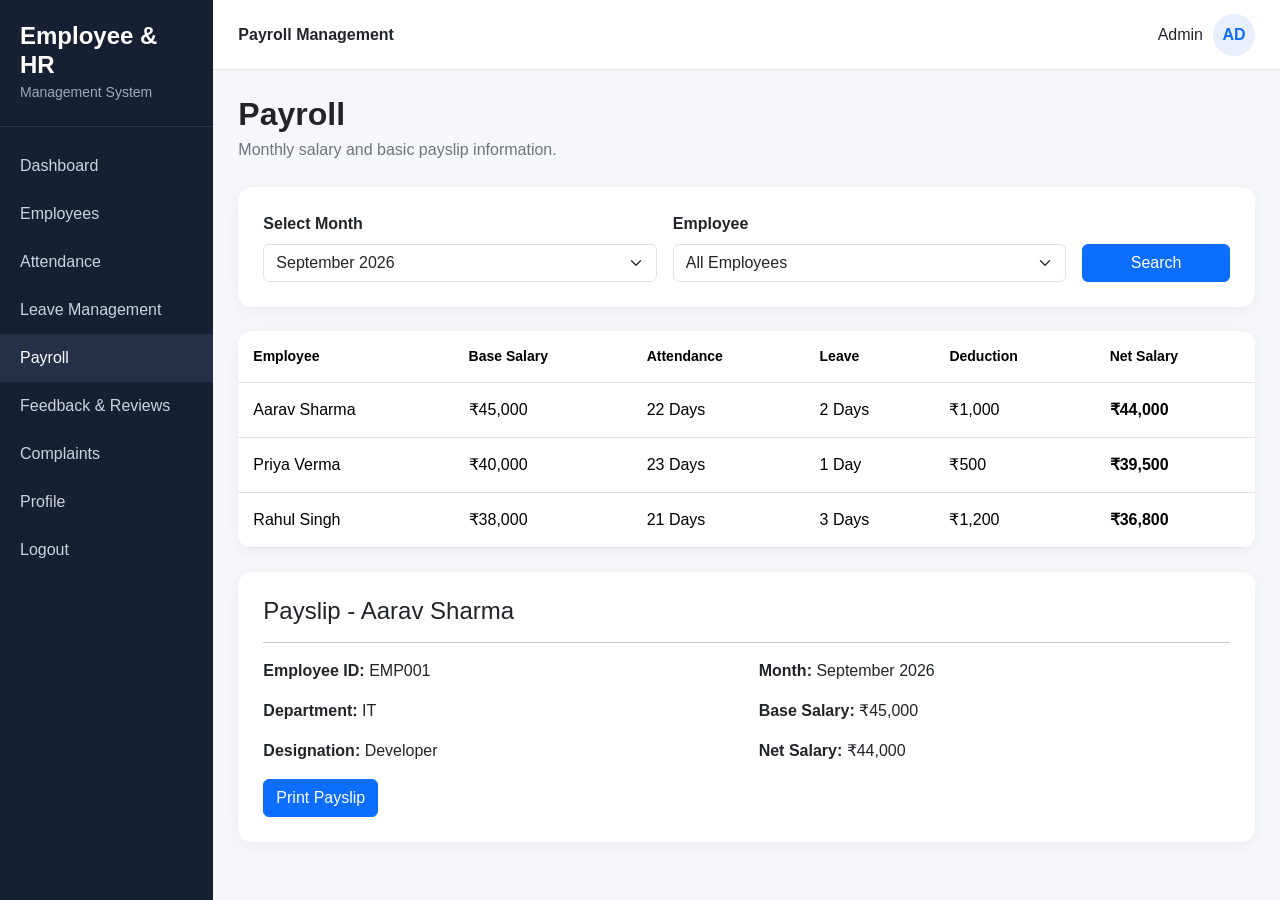
<file: payroll.html>
<!DOCTYPE html>
<html lang="en">

<head>

<meta charset="UTF-8">

<meta name="viewport"
content="width=device-width, initial-scale=1.0">

<title>Payroll Management</title>

<link
href="https://cdn.jsdelivr.net/npm/bootstrap@5.3.3/dist/css/bootstrap.min.css"
rel="stylesheet">

<link rel="stylesheet"
href="css/style.css">

</head>

<body>

<div class="container-fluid">

<div class="row">

<div class="col-md-3 col-lg-2 p-0 sidebar">

<div class="sidebar-brand">

<h4>Employee & HR</h4>

<small>Management System</small>

</div>

<div class="sidebar-menu">

<a href="admin-dashboard.html">
Dashboard
</a>

<a href="employees.html">
Employees
</a>

<a href="attendance.html">
Attendance
</a>

<a href="leave.html">
Leave Management
</a>

<a href="payroll.html"
class="active">
Payroll
</a>

<a href="feedback.html">
Feedback & Reviews
</a>

<a href="complaints.html">
Complaints
</a>

<a href="profile.html">
Profile
</a>

<a href="index.html">
Logout
</a>

</div>

</div>


<div class="col-md-9 col-lg-10 p-0">

<div class="topbar">

<strong>
Payroll Management
</strong>

<div class="user-info">

<span>
Admin
</span>

<div class="avatar">
AD
</div>

</div>

</div>


<div class="main-content">

<h2 class="page-title">
Payroll
</h2>

<p class="page-subtitle">
Monthly salary and basic payslip information.
</p>


<div class="form-card mb-4">

<div class="row g-3">

<div class="col-md-5">

<label class="form-label">
Select Month
</label>

<select class="form-select">

<option>
September 2026
</option>

<option>
August 2026
</option>

<option>
July 2026
</option>

</select>

</div>


<div class="col-md-5">

<label class="form-label">
Employee
</label>

<select class="form-select">

<option>
All Employees
</option>

<option>
Aarav Sharma
</option>

<option>
Priya Verma
</option>

</select>

</div>


<div class="col-md-2 d-flex align-items-end">

<button class="btn btn-primary w-100">
Search
</button>

</div>

</div>

</div>


<div class="custom-table">

<div class="table-responsive">

<table class="table">

<thead>

<tr>

<th>Employee</th>

<th>Base Salary</th>

<th>Attendance</th>

<th>Leave</th>

<th>Deduction</th>

<th>Net Salary</th>

</tr>

</thead>


<tbody>

<tr>

<td>
Aarav Sharma
</td>

<td>
₹45,000
</td>

<td>
22 Days
</td>

<td>
2 Days
</td>

<td>
₹1,000
</td>

<td>
<strong>
₹44,000
</strong>
</td>

</tr>


<tr>

<td>
Priya Verma
</td>

<td>
₹40,000
</td>

<td>
23 Days
</td>

<td>
1 Day
</td>

<td>
₹500
</td>

<td>
<strong>
₹39,500
</strong>
</td>

</tr>


<tr>

<td>
Rahul Singh
</td>

<td>
₹38,000
</td>

<td>
21 Days
</td>

<td>
3 Days
</td>

<td>
₹1,200
</td>

<td>
<strong>
₹36,800
</strong>
</td>

</tr>

</tbody>

</table>

</div>

</div>


<div class="form-card mt-4">

<h4>
Payslip - Aarav Sharma
</h4>

<hr>

<div class="row">

<div class="col-md-6">

<p>
<strong>Employee ID:</strong>
EMP001
</p>

<p>
<strong>Department:</strong>
IT
</p>

<p>
<strong>Designation:</strong>
Developer
</p>

</div>


<div class="col-md-6">

<p>
<strong>Month:</strong>
September 2026
</p>

<p>
<strong>Base Salary:</strong>
₹45,000
</p>

<p>
<strong>Net Salary:</strong>
₹44,000
</p>

</div>

</div>

<button class="btn btn-primary">
Print Payslip
</button>

</div>

</div>

</div>

</div>

</div>

</body>

</html>
</file>
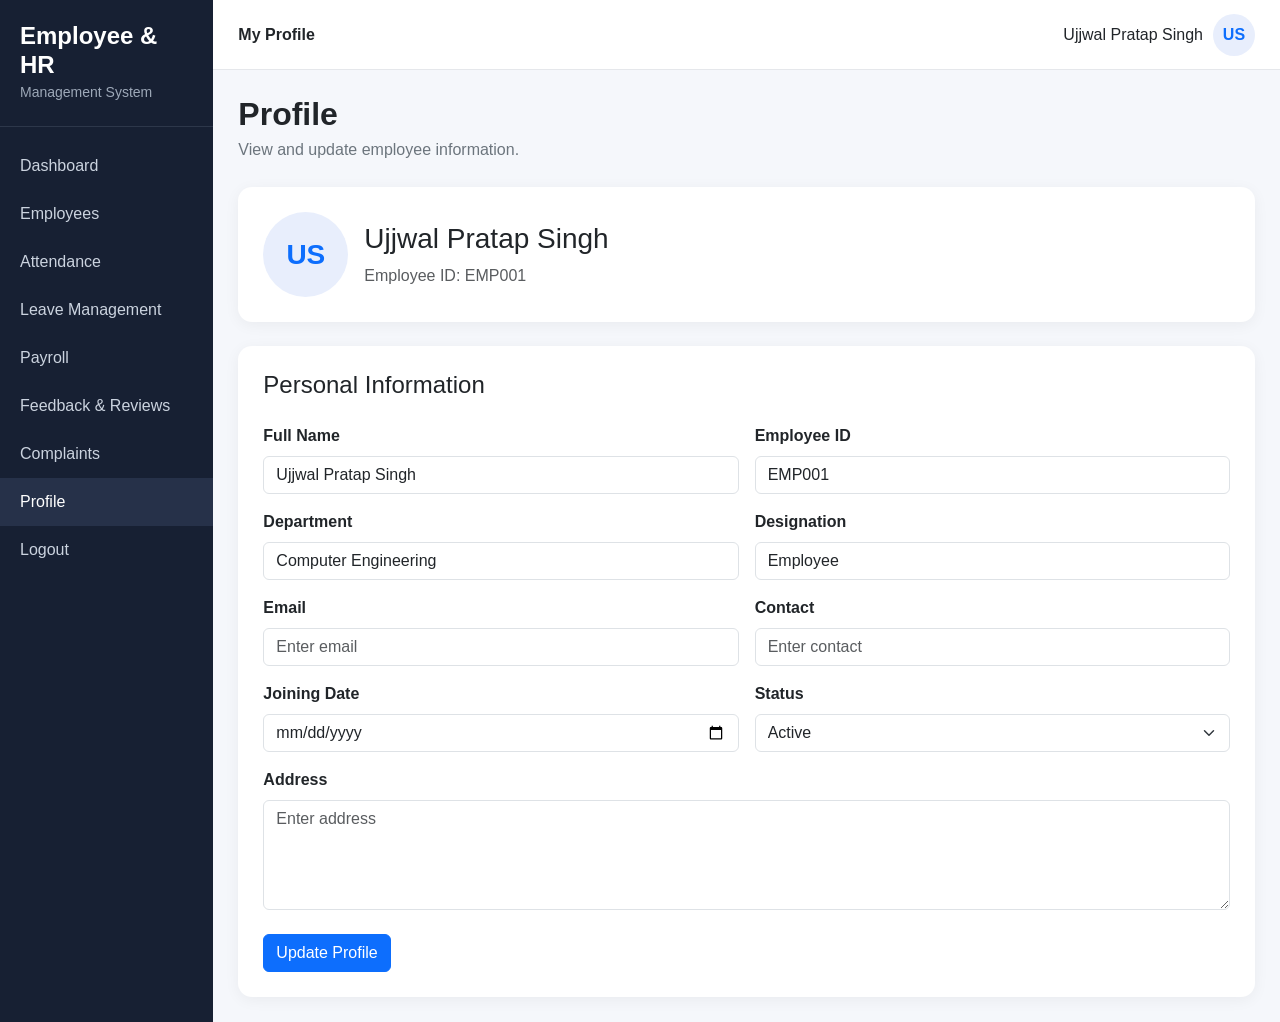
<file: profile.html>
<!DOCTYPE html>
<html lang="en">

<head>

<meta charset="UTF-8">

<meta name="viewport"
content="width=device-width, initial-scale=1.0">

<title>Profile</title>

<link
href="https://cdn.jsdelivr.net/npm/bootstrap@5.3.3/dist/css/bootstrap.min.css"
rel="stylesheet">

<link rel="stylesheet"
href="css/style.css">

</head>

<body>

<div class="container-fluid">

<div class="row">

<div class="col-md-3 col-lg-2 p-0 sidebar">

<div class="sidebar-brand">

<h4>Employee & HR</h4>

<small>Management System</small>

</div>

<div class="sidebar-menu">

<a href="admin-dashboard.html">
Dashboard
</a>

<a href="employees.html">
Employees
</a>

<a href="attendance.html">
Attendance
</a>

<a href="leave.html">
Leave Management
</a>

<a href="payroll.html">
Payroll
</a>

<a href="feedback.html">
Feedback & Reviews
</a>

<a href="complaints.html">
Complaints
</a>

<a href="profile.html"
class="active">
Profile
</a>

<a href="index.html">
Logout
</a>

</div>

</div>


<div class="col-md-9 col-lg-10 p-0">

<div class="topbar">

<strong>
My Profile
</strong>

<div class="user-info">

<span>
Ujjwal Pratap Singh
</span>

<div class="avatar">
US
</div>

</div>

</div>


<div class="main-content">

<h2 class="page-title">
Profile
</h2>

<p class="page-subtitle">
View and update employee information.
</p>


<div class="profile-header mb-4">

<div class="d-flex align-items-center gap-3">

<div class="profile-avatar">
US
</div>

<div>

<h3>
Ujjwal Pratap Singh
</h3>

<p class="text-muted mb-0">
Employee ID: EMP001
</p>

</div>

</div>

</div>


<div class="form-card">

<h4 class="mb-4">
Personal Information
</h4>

<form>

<div class="row g-3">

<div class="col-md-6">

<label class="form-label">
Full Name
</label>

<input
type="text"
class="form-control"
value="Ujjwal Pratap Singh">

</div>


<div class="col-md-6">

<label class="form-label">
Employee ID
</label>

<input
type="text"
class="form-control"
value="EMP001"
readonly>

</div>


<div class="col-md-6">

<label class="form-label">
Department
</label>

<input
type="text"
class="form-control"
value="Computer Engineering">

</div>


<div class="col-md-6">

<label class="form-label">
Designation
</label>

<input
type="text"
class="form-control"
value="Employee">

</div>


<div class="col-md-6">

<label class="form-label">
Email
</label>

<input
type="email"
class="form-control"
placeholder="Enter email">

</div>


<div class="col-md-6">

<label class="form-label">
Contact
</label>

<input
type="text"
class="form-control"
placeholder="Enter contact">

</div>


<div class="col-md-6">

<label class="form-label">
Joining Date
</label>

<input
type="date"
class="form-control">

</div>


<div class="col-md-6">

<label class="form-label">
Status
</label>

<select class="form-select">

<option>
Active
</option>

<option>
Inactive
</option>

</select>

</div>


<div class="col-12">

<label class="form-label">
Address
</label>

<textarea
class="form-control"
rows="4"
placeholder="Enter address">
</textarea>

</div>

</div>


<button
type="submit"
class="btn btn-primary mt-4">

Update Profile

</button>

</form>

</div>

</div>

</div>

</div>

</div>

</body>

</html>
</file>
<file: css/style.css>
* {
    margin: 0;
    padding: 0;
    box-sizing: border-box;
}

body {
    font-family: Arial, Helvetica, sans-serif;
    background-color: #f5f7fb;
    color: #212529;
}

/* =========================
   LOGIN PAGE
========================= */

.login-page {
    min-height: 100vh;
    background: linear-gradient(135deg, #eef3ff, #f8f9fa);
}

.login-card {
    width: 420px;
    border: none;
    border-radius: 18px;
    box-shadow: 0 10px 35px rgba(0, 0, 0, 0.10);
}

.login-logo {
    width: 70px;
    height: 70px;
    border-radius: 15px;
    background: #0d6efd;
    color: white;
    display: flex;
    align-items: center;
    justify-content: center;
    font-size: 28px;
    font-weight: bold;
    margin: auto;
}

/* =========================
   SIDEBAR
========================= */

.sidebar {
    min-height: 100vh;
    background: #172033;
    color: white;
}

.sidebar-brand {
    padding: 22px 20px;
    border-bottom: 1px solid #2d374a;
}

.sidebar-brand h4 {
    margin: 0;
    font-weight: 700;
}

.sidebar-brand small {
    color: #9da8b8;
}

.sidebar-menu {
    padding-top: 15px;
}

.sidebar-menu a {
    display: block;
    padding: 12px 20px;
    color: #cbd3df;
    text-decoration: none;
    transition: 0.2s;
}

.sidebar-menu a:hover,
.sidebar-menu a.active {
    background: #263149;
    color: white;
}

.sidebar-menu a i {
    margin-right: 10px;
}

/* =========================
   TOPBAR
========================= */

.topbar {
    height: 70px;
    background: white;
    border-bottom: 1px solid #e5e7eb;
    display: flex;
    align-items: center;
    justify-content: space-between;
    padding: 0 25px;
}

.user-info {
    display: flex;
    align-items: center;
    gap: 10px;
}

.avatar {
    width: 42px;
    height: 42px;
    background: #e8eefc;
    border-radius: 50%;
    display: flex;
    align-items: center;
    justify-content: center;
    font-weight: bold;
    color: #0d6efd;
}

/* =========================
   CONTENT
========================= */

.main-content {
    padding: 25px;
}

.page-title {
    font-weight: 700;
    margin-bottom: 5px;
}

.page-subtitle {
    color: #6c757d;
    margin-bottom: 25px;
}

/* =========================
   CARDS
========================= */

.dashboard-card {
    border: none;
    border-radius: 14px;
    background: white;
    padding: 22px;
    box-shadow: 0 3px 15px rgba(0, 0, 0, 0.05);
}

.dashboard-card h6 {
    color: #6c757d;
}

.dashboard-number {
    font-size: 30px;
    font-weight: bold;
    margin-top: 5px;
}

.dashboard-icon {
    width: 48px;
    height: 48px;
    border-radius: 12px;
    background: #e9f2ff;
    color: #0d6efd;
    display: flex;
    align-items: center;
    justify-content: center;
    font-size: 22px;
}

/* =========================
   TABLE
========================= */

.custom-table {
    background: white;
    border-radius: 14px;
    overflow: hidden;
    box-shadow: 0 3px 15px rgba(0, 0, 0, 0.05);
}

.custom-table table {
    margin-bottom: 0;
}

.custom-table thead {
    background: #f0f3f8;
}

.custom-table th {
    padding: 15px;
    font-size: 14px;
}

.custom-table td {
    padding: 15px;
    vertical-align: middle;
}

/* =========================
   PROFILE
========================= */

.profile-header {
    background: white;
    padding: 25px;
    border-radius: 14px;
    box-shadow: 0 3px 15px rgba(0, 0, 0, 0.05);
}

.profile-avatar {
    width: 85px;
    height: 85px;
    border-radius: 50%;
    background: #e8eefc;
    color: #0d6efd;
    display: flex;
    justify-content: center;
    align-items: center;
    font-size: 28px;
    font-weight: bold;
}

/* =========================
   FORMS
========================= */

.form-card {
    background: white;
    border-radius: 14px;
    padding: 25px;
    box-shadow: 0 3px 15px rgba(0, 0, 0, 0.05);
}

.form-label {
    font-weight: 600;
}

/* =========================
   FEEDBACK
========================= */

.feedback-card {
    background: white;
    border-radius: 14px;
    padding: 20px;
    box-shadow: 0 3px 15px rgba(0, 0, 0, 0.05);
}

.rating {
    color: #f59f00;
    font-size: 20px;
}

/* =========================
   COMPLAINT
========================= */

.complaint-card {
    background: white;
    border-radius: 14px;
    padding: 20px;
    box-shadow: 0 3px 15px rgba(0, 0, 0, 0.05);
}

/* =========================
   MOBILE
========================= */

@media (max-width: 768px) {

    .sidebar {
        min-height: auto;
    }

    .topbar {
        padding: 0 15px;
    }

    .main-content {
        padding: 15px;
    }

    .login-card {
        width: 100%;
    }
}
</file>
